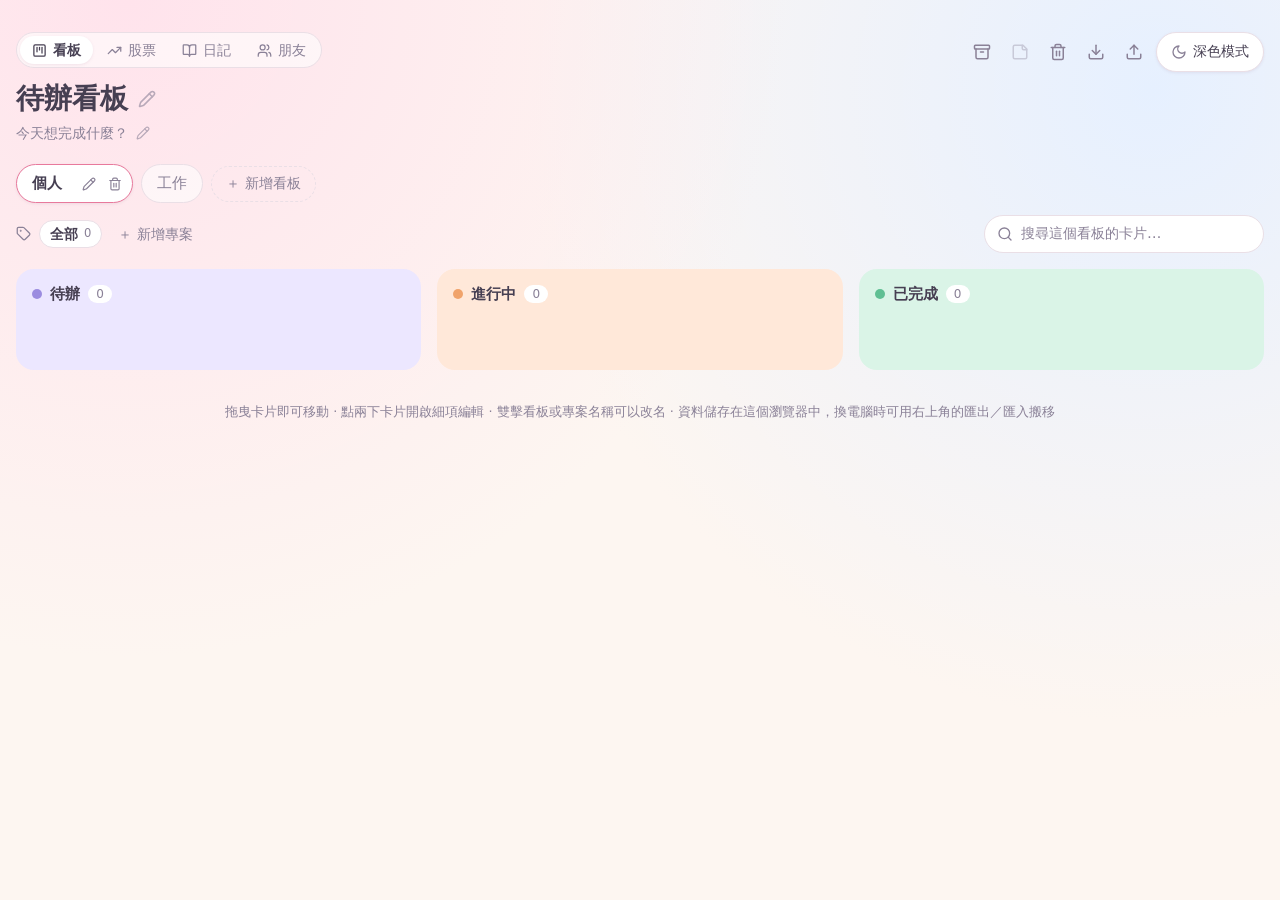
<file: index.html>
<!doctype html>
<html lang="zh-Hant">
<head>
  <meta charset="utf-8">
  <meta name="viewport" content="width=device-width, initial-scale=1">
  <title>待辦看板</title>
  <script>
    // 在畫面繪製前套用主題，避免閃爍
    try {
      const saved = localStorage.getItem("theme");
      if (saved === "light" || saved === "dark") document.documentElement.dataset.theme = saved;
    } catch {}
  </script>
  <link rel="stylesheet" href="style.css">
</head>
<body>
  <header class="topbar">
    <div class="heading">
      <nav class="page-switch" aria-label="切換頁面">
        <a href="index.html" class="active" aria-current="page"><svg viewBox="0 0 24 24" fill="none" stroke="currentColor" stroke-width="2" stroke-linecap="round" stroke-linejoin="round" aria-hidden="true"><rect width="18" height="18" x="3" y="3" rx="2"/><path d="M8 7v7"/><path d="M12 7v4"/><path d="M16 7v9"/></svg>看板</a>
        <a href="stocks.html"><svg viewBox="0 0 24 24" fill="none" stroke="currentColor" stroke-width="2" stroke-linecap="round" stroke-linejoin="round" aria-hidden="true"><path d="M22 7 13.5 15.5 8.5 10.5 2 17"/><path d="M16 7h6v6"/></svg>股票</a>
        <a href="diary.html"><svg viewBox="0 0 24 24" fill="none" stroke="currentColor" stroke-width="2" stroke-linecap="round" stroke-linejoin="round" aria-hidden="true"><path d="M12 7v14"/><path d="M3 18a1 1 0 0 1-1-1V4a1 1 0 0 1 1-1h5a4 4 0 0 1 4 4 4 4 0 0 1 4-4h5a1 1 0 0 1 1 1v13a1 1 0 0 1-1 1h-6a3 3 0 0 0-3 3 3 3 0 0 0-3-3z"/></svg>日記</a>
        <a href="friends.html"><svg viewBox="0 0 24 24" fill="none" stroke="currentColor" stroke-width="2" stroke-linecap="round" stroke-linejoin="round" aria-hidden="true"><path d="M16 21v-2a4 4 0 0 0-4-4H6a4 4 0 0 0-4 4v2"/><circle cx="9" cy="7" r="4"/><path d="M22 21v-2a4 4 0 0 0-3-3.87"/><path d="M16 3.13a4 4 0 0 1 0 7.75"/></svg>朋友</a>
      </nav>
      <h1 id="title">
        <span id="title-text" title="雙擊編輯">待辦看板</span>
        <button type="button" id="title-edit" class="icon-btn" title="編輯標題" aria-label="編輯標題"></button>
      </h1>
      <p class="subtitle" id="motto">
        <span id="motto-text" title="雙擊編輯"></span>
        <button type="button" id="motto-edit" class="icon-btn" title="編輯激勵小語" aria-label="編輯激勵小語"></button>
      </p>
    </div>
    <div class="top-actions">
      <button type="button" id="archive-btn" class="icon-btn count-btn"></button>
      <button type="button" id="memo-btn" class="icon-btn"></button>
      <button type="button" id="trash-btn" class="icon-btn count-btn"></button>
      <button type="button" id="export-btn" class="icon-btn" title="匯出備份（JSON 檔）" aria-label="匯出備份"></button>
      <button type="button" id="import-btn" class="icon-btn" title="匯入備份（JSON 檔）" aria-label="匯入備份"></button>
      <input type="file" id="import-file" accept=".json,application/json" hidden>
      <button type="button" id="theme-toggle" class="theme-toggle" aria-label="切換深色模式">
        <svg class="icon-moon" viewBox="0 0 24 24" fill="none" stroke="currentColor" stroke-width="2" stroke-linecap="round" stroke-linejoin="round" aria-hidden="true"><path d="M12 3a6 6 0 0 0 9 9 9 9 0 1 1-9-9Z"/></svg>
        <svg class="icon-sun" viewBox="0 0 24 24" fill="none" stroke="currentColor" stroke-width="2" stroke-linecap="round" stroke-linejoin="round" aria-hidden="true"><circle cx="12" cy="12" r="4"/><path d="M12 2v2"/><path d="M12 20v2"/><path d="m4.93 4.93 1.41 1.41"/><path d="m17.66 17.66 1.41 1.41"/><path d="M2 12h2"/><path d="M20 12h2"/><path d="m6.34 17.66-1.41 1.41"/><path d="m19.07 4.93-1.41 1.41"/></svg>
        <span id="theme-label"></span>
      </button>
    </div>
  </header>

  <nav class="tabs" id="tabs" role="tablist" aria-label="看板"></nav>
  <div class="toolbar">
    <nav class="projects" id="projects" aria-label="專案分類"></nav>
    <label class="search">
      <svg viewBox="0 0 24 24" fill="none" stroke="currentColor" stroke-width="2" stroke-linecap="round" stroke-linejoin="round" aria-hidden="true"><circle cx="11" cy="11" r="8"/><path d="m21 21-4.3-4.3"/></svg>
      <input type="search" id="search" placeholder="搜尋這個看板的卡片…" aria-label="搜尋卡片" autocomplete="off">
    </label>
  </div>

  <main class="board" id="board"></main>

  <p class="hint">拖曳卡片即可移動 · 點兩下卡片開啟細項編輯 · 雙擊看板或專案名稱可以改名 · 資料儲存在這個瀏覽器中，換電腦時可用右上角的匯出／匯入搬移</p>

  <dialog id="card-dialog" class="dialog" aria-labelledby="dialog-title">
    <form id="card-form" method="dialog" autocomplete="off">
      <header class="dialog-head">
        <h2 id="dialog-title">編輯卡片</h2>
        <button type="button" class="icon-btn" id="dialog-close" title="關閉" aria-label="關閉"></button>
      </header>

      <label class="field">
        <span>標題</span>
        <input type="text" id="field-title" maxlength="200" required>
      </label>

      <label class="field">
        <span>細項內容</span>
        <textarea id="field-notes" rows="7" placeholder="補充說明、步驟、連結…"></textarea>
      </label>

      <div class="field-row">
        <label class="field">
          <span>截止日期</span>
          <input type="date" id="field-due">
        </label>
        <label class="field">
          <span>狀態</span>
          <select id="field-status"></select>
        </label>
      </div>

      <label class="field">
        <span>專案</span>
        <select id="field-project"></select>
      </label>

      <footer class="dialog-foot">
        <button type="button" class="icon-btn" id="dialog-delete" title="刪除卡片" aria-label="刪除卡片"></button>
        <span class="spacer"></span>
        <button type="button" class="btn" id="dialog-cancel">取消</button>
        <button type="submit" class="btn primary">儲存</button>
      </footer>
    </form>
  </dialog>

  <dialog id="trash-dialog" class="dialog" aria-labelledby="trash-title">
    <div class="dialog-body">
      <header class="dialog-head">
        <h2 id="trash-title">垃圾桶</h2>
        <button type="button" class="icon-btn" id="trash-close" title="關閉" aria-label="關閉"></button>
      </header>
      <p class="trash-note">丟進垃圾桶的專案會連同裡面的卡片保留 30 天，可以隨時還原；超過 30 天會自動永久刪除。</p>
      <ul class="trash-list" id="trash-list"></ul>
      <footer class="dialog-foot">
        <button type="button" class="link" id="trash-empty">清空垃圾桶</button>
        <span class="spacer"></span>
        <button type="button" class="btn" id="trash-done">關閉</button>
      </footer>
    </div>
  </dialog>

  <dialog id="archive-dialog" class="dialog" aria-labelledby="archive-title">
    <div class="dialog-body">
      <header class="dialog-head">
        <h2 id="archive-title">封存的專案</h2>
        <button type="button" class="icon-btn" id="archive-close" title="關閉" aria-label="關閉"></button>
      </header>
      <p class="trash-note">封存的專案會連同卡片和備忘錄從看板上隱藏，不會被刪除，隨時可以取消封存。</p>
      <ul class="trash-list" id="archive-list"></ul>
      <footer class="dialog-foot">
        <span class="spacer"></span>
        <button type="button" class="btn" id="archive-done">關閉</button>
      </footer>
    </div>
  </dialog>

  <dialog id="memo-dialog" class="dialog" aria-labelledby="memo-title">
    <form id="memo-form" method="dialog" autocomplete="off">
      <header class="dialog-head">
        <h2 id="memo-title">備忘錄</h2>
        <button type="button" class="icon-btn" id="memo-close" title="關閉" aria-label="關閉"></button>
      </header>
      <textarea id="memo-text" rows="12" aria-label="備忘錄內容" placeholder="記錄這個專案不可變動、需要注意的事項…"></textarea>
      <footer class="dialog-foot">
        <span class="memo-meta" id="memo-meta"></span>
        <span class="spacer"></span>
        <button type="button" class="btn" id="memo-cancel">取消</button>
        <button type="submit" class="btn primary">儲存</button>
      </footer>
    </form>
  </dialog>

  <template id="column-template">
    <section class="column">
      <header class="column-head">
        <span class="dot"></span>
        <h2></h2>
        <span class="badge"></span>
        <button type="button" class="clear link" hidden>清除</button>
      </header>
      <ul class="cards"></ul>
      <button type="button" class="collapse-toggle" hidden></button>
      <form class="add-form" autocomplete="off">
        <input type="text" maxlength="200" placeholder="＋ 新增卡片">
      </form>
    </section>
  </template>

  <script src="app.js"></script>
</body>
</html>
</file>
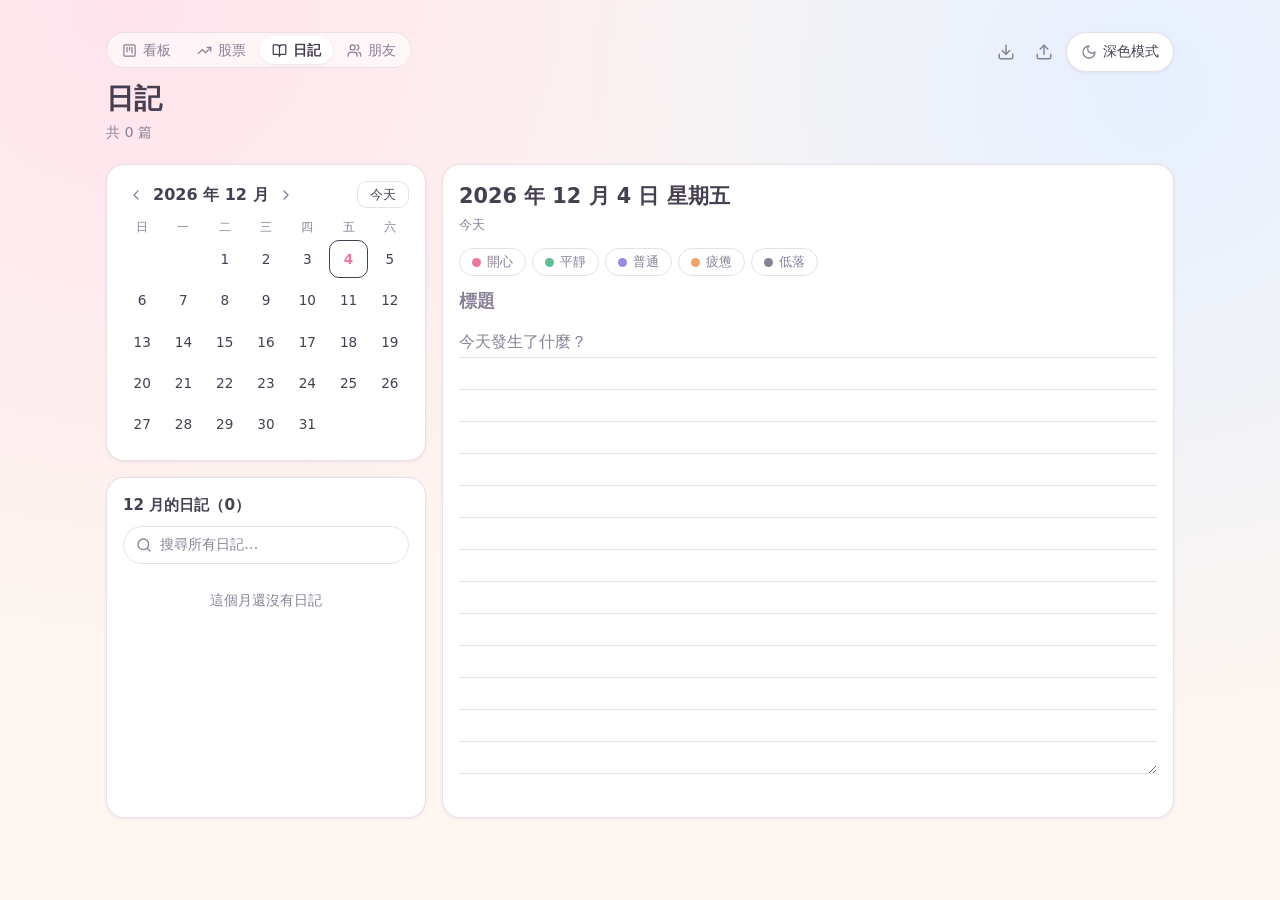
<file: diary.html>
<!doctype html>
<html lang="zh-Hant">
<head>
  <meta charset="utf-8">
  <meta name="viewport" content="width=device-width, initial-scale=1">
  <title>日記</title>
  <script>
    // 在畫面繪製前套用主題，避免閃爍
    try {
      const saved = localStorage.getItem("theme");
      if (saved === "light" || saved === "dark") document.documentElement.dataset.theme = saved;
    } catch {}
  </script>
  <link rel="stylesheet" href="style.css">
  <link rel="stylesheet" href="diary.css">
</head>
<body>
  <header class="topbar">
    <div class="heading">
      <nav class="page-switch" aria-label="切換頁面">
        <a href="index.html"><svg viewBox="0 0 24 24" fill="none" stroke="currentColor" stroke-width="2" stroke-linecap="round" stroke-linejoin="round" aria-hidden="true"><rect width="18" height="18" x="3" y="3" rx="2"/><path d="M8 7v7"/><path d="M12 7v4"/><path d="M16 7v9"/></svg>看板</a>
        <a href="stocks.html"><svg viewBox="0 0 24 24" fill="none" stroke="currentColor" stroke-width="2" stroke-linecap="round" stroke-linejoin="round" aria-hidden="true"><path d="M22 7 13.5 15.5 8.5 10.5 2 17"/><path d="M16 7h6v6"/></svg>股票</a>
        <a href="diary.html" class="active" aria-current="page"><svg viewBox="0 0 24 24" fill="none" stroke="currentColor" stroke-width="2" stroke-linecap="round" stroke-linejoin="round" aria-hidden="true"><path d="M12 7v14"/><path d="M3 18a1 1 0 0 1-1-1V4a1 1 0 0 1 1-1h5a4 4 0 0 1 4 4 4 4 0 0 1 4-4h5a1 1 0 0 1 1 1v13a1 1 0 0 1-1 1h-6a3 3 0 0 0-3 3 3 3 0 0 0-3-3z"/></svg>日記</a>
        <a href="friends.html"><svg viewBox="0 0 24 24" fill="none" stroke="currentColor" stroke-width="2" stroke-linecap="round" stroke-linejoin="round" aria-hidden="true"><path d="M16 21v-2a4 4 0 0 0-4-4H6a4 4 0 0 0-4 4v2"/><circle cx="9" cy="7" r="4"/><path d="M22 21v-2a4 4 0 0 0-3-3.87"/><path d="M16 3.13a4 4 0 0 1 0 7.75"/></svg>朋友</a>
      </nav>
      <h1>日記</h1>
      <p class="subtitle" id="diary-stats"></p>
    </div>
    <div class="top-actions">
      <button type="button" id="export-btn" class="icon-btn" title="匯出備份（JSON 檔）" aria-label="匯出備份"></button>
      <button type="button" id="import-btn" class="icon-btn" title="匯入備份（JSON 檔）" aria-label="匯入備份"></button>
      <input type="file" id="import-file" accept=".json,application/json" hidden>
      <button type="button" id="theme-toggle" class="theme-toggle" aria-label="切換深色模式">
        <svg class="icon-moon" viewBox="0 0 24 24" fill="none" stroke="currentColor" stroke-width="2" stroke-linecap="round" stroke-linejoin="round" aria-hidden="true"><path d="M12 3a6 6 0 0 0 9 9 9 9 0 1 1-9-9Z"/></svg>
        <svg class="icon-sun" viewBox="0 0 24 24" fill="none" stroke="currentColor" stroke-width="2" stroke-linecap="round" stroke-linejoin="round" aria-hidden="true"><circle cx="12" cy="12" r="4"/><path d="M12 2v2"/><path d="M12 20v2"/><path d="m4.93 4.93 1.41 1.41"/><path d="m17.66 17.66 1.41 1.41"/><path d="M2 12h2"/><path d="M20 12h2"/><path d="m6.34 17.66-1.41 1.41"/><path d="m19.07 4.93-1.41 1.41"/></svg>
        <span id="theme-label"></span>
      </button>
    </div>
  </header>

  <main class="diary">
    <section class="diary-panel calendar" aria-label="月曆">
      <header class="calendar-head">
        <button type="button" class="icon-btn" id="month-prev" title="上個月" aria-label="上個月"></button>
        <h2 id="month-label"></h2>
        <button type="button" class="icon-btn" id="month-next" title="下個月" aria-label="下個月"></button>
        <button type="button" class="btn today-btn" id="today-btn">今天</button>
      </header>
      <div class="weekdays" aria-hidden="true">
        <span>日</span><span>一</span><span>二</span><span>三</span><span>四</span><span>五</span><span>六</span>
      </div>
      <div class="days" id="days"></div>
    </section>

    <section class="diary-panel editor" aria-labelledby="entry-date">
      <header class="editor-head">
        <div>
          <h2 id="entry-date"></h2>
          <span class="entry-relative" id="entry-relative"></span>
        </div>
        <button type="button" class="icon-btn" id="entry-delete" title="刪除這篇日記" aria-label="刪除這篇日記"></button>
      </header>
      <div class="moods" id="moods" role="group" aria-label="今天的心情"></div>
      <input type="text" id="entry-title" maxlength="100" placeholder="標題" aria-label="標題" autocomplete="off">
      <textarea id="entry-text" placeholder="今天發生了什麼？" aria-label="日記內容"></textarea>
      <footer class="editor-foot">
        <span id="entry-count"></span>
        <span id="entry-status" role="status"></span>
      </footer>
    </section>

    <section class="diary-panel entries" aria-labelledby="list-label">
      <h2 id="list-label"></h2>
      <label class="search">
        <svg viewBox="0 0 24 24" fill="none" stroke="currentColor" stroke-width="2" stroke-linecap="round" stroke-linejoin="round" aria-hidden="true"><circle cx="11" cy="11" r="8"/><path d="m21 21-4.3-4.3"/></svg>
        <input type="search" id="search" placeholder="搜尋所有日記…" aria-label="搜尋日記" autocomplete="off">
      </label>
      <ul class="entry-list" id="entry-list"></ul>
    </section>
  </main>

  <script src="diary.js"></script>
</body>
</html>
</file>
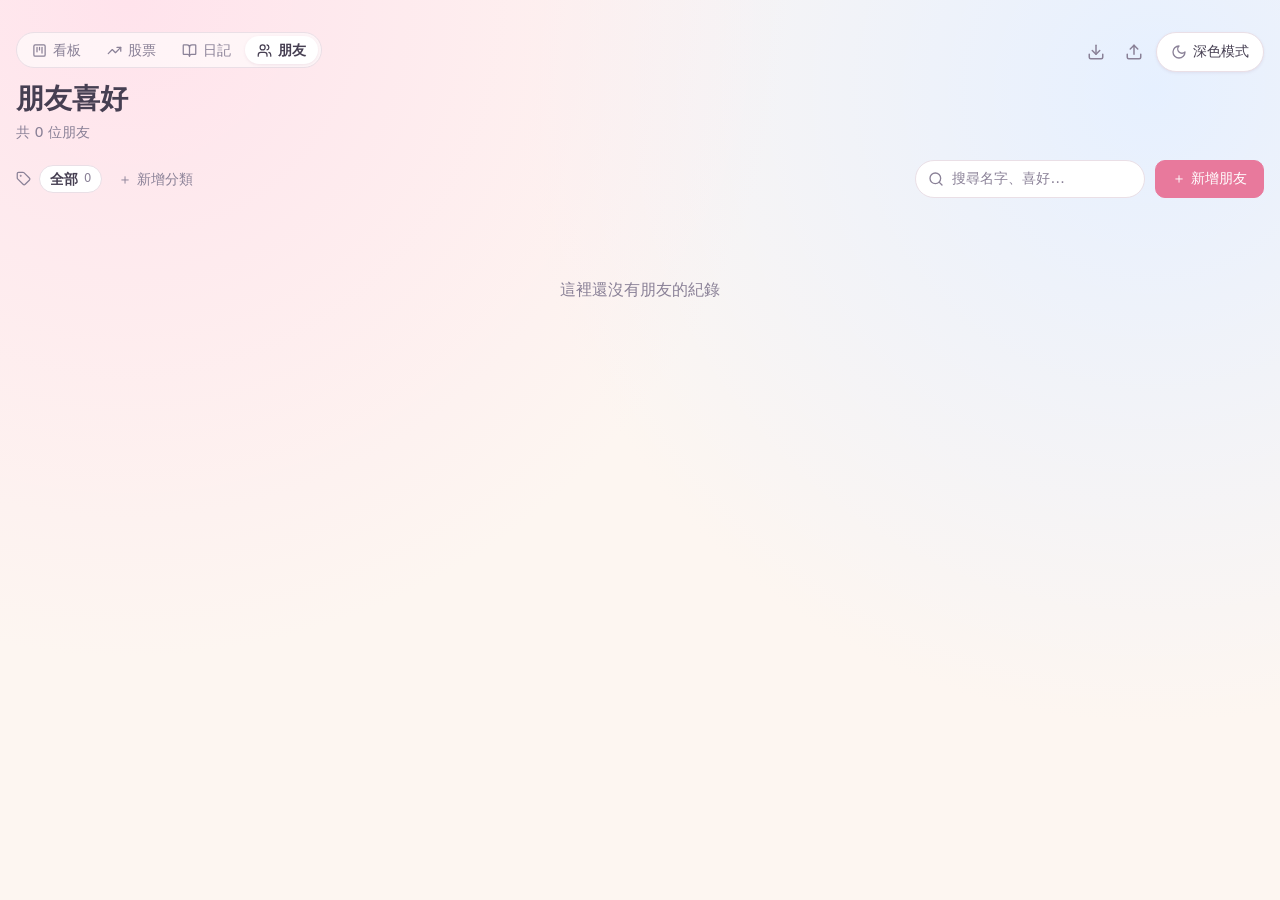
<file: friends.html>
<!doctype html>
<html lang="zh-Hant">
<head>
  <meta charset="utf-8">
  <meta name="viewport" content="width=device-width, initial-scale=1">
  <title>朋友喜好</title>
  <script>
    // 在畫面繪製前套用主題，避免閃爍
    try {
      const saved = localStorage.getItem("theme");
      if (saved === "light" || saved === "dark") document.documentElement.dataset.theme = saved;
    } catch {}
  </script>
  <link rel="stylesheet" href="style.css">
  <link rel="stylesheet" href="friends.css">
</head>
<body>
  <header class="topbar">
    <div class="heading">
      <nav class="page-switch" aria-label="切換頁面">
        <a href="index.html"><svg viewBox="0 0 24 24" fill="none" stroke="currentColor" stroke-width="2" stroke-linecap="round" stroke-linejoin="round" aria-hidden="true"><rect width="18" height="18" x="3" y="3" rx="2"/><path d="M8 7v7"/><path d="M12 7v4"/><path d="M16 7v9"/></svg>看板</a>
        <a href="stocks.html"><svg viewBox="0 0 24 24" fill="none" stroke="currentColor" stroke-width="2" stroke-linecap="round" stroke-linejoin="round" aria-hidden="true"><path d="M22 7 13.5 15.5 8.5 10.5 2 17"/><path d="M16 7h6v6"/></svg>股票</a>
        <a href="diary.html"><svg viewBox="0 0 24 24" fill="none" stroke="currentColor" stroke-width="2" stroke-linecap="round" stroke-linejoin="round" aria-hidden="true"><path d="M12 7v14"/><path d="M3 18a1 1 0 0 1-1-1V4a1 1 0 0 1 1-1h5a4 4 0 0 1 4 4 4 4 0 0 1 4-4h5a1 1 0 0 1 1 1v13a1 1 0 0 1-1 1h-6a3 3 0 0 0-3 3 3 3 0 0 0-3-3z"/></svg>日記</a>
        <a href="friends.html" class="active" aria-current="page"><svg viewBox="0 0 24 24" fill="none" stroke="currentColor" stroke-width="2" stroke-linecap="round" stroke-linejoin="round" aria-hidden="true"><path d="M16 21v-2a4 4 0 0 0-4-4H6a4 4 0 0 0-4 4v2"/><circle cx="9" cy="7" r="4"/><path d="M22 21v-2a4 4 0 0 0-3-3.87"/><path d="M16 3.13a4 4 0 0 1 0 7.75"/></svg>朋友</a>
      </nav>
      <h1>朋友喜好</h1>
      <p class="subtitle" id="friends-stats"></p>
    </div>
    <div class="top-actions">
      <button type="button" id="group-delete" class="icon-btn" hidden></button>
      <button type="button" id="export-btn" class="icon-btn" title="匯出備份（JSON 檔）" aria-label="匯出備份"></button>
      <button type="button" id="import-btn" class="icon-btn" title="匯入備份（JSON 檔）" aria-label="匯入備份"></button>
      <input type="file" id="import-file" accept=".json,application/json" hidden>
      <button type="button" id="theme-toggle" class="theme-toggle" aria-label="切換深色模式">
        <svg class="icon-moon" viewBox="0 0 24 24" fill="none" stroke="currentColor" stroke-width="2" stroke-linecap="round" stroke-linejoin="round" aria-hidden="true"><path d="M12 3a6 6 0 0 0 9 9 9 9 0 1 1-9-9Z"/></svg>
        <svg class="icon-sun" viewBox="0 0 24 24" fill="none" stroke="currentColor" stroke-width="2" stroke-linecap="round" stroke-linejoin="round" aria-hidden="true"><circle cx="12" cy="12" r="4"/><path d="M12 2v2"/><path d="M12 20v2"/><path d="m4.93 4.93 1.41 1.41"/><path d="m17.66 17.66 1.41 1.41"/><path d="M2 12h2"/><path d="M20 12h2"/><path d="m6.34 17.66-1.41 1.41"/><path d="m19.07 4.93-1.41 1.41"/></svg>
        <span id="theme-label"></span>
      </button>
    </div>
  </header>

  <div class="toolbar">
    <nav class="projects" id="groups" aria-label="朋友分類"></nav>
    <div class="friends-tools">
      <label class="search">
        <svg viewBox="0 0 24 24" fill="none" stroke="currentColor" stroke-width="2" stroke-linecap="round" stroke-linejoin="round" aria-hidden="true"><circle cx="11" cy="11" r="8"/><path d="m21 21-4.3-4.3"/></svg>
        <input type="search" id="search" placeholder="搜尋名字、喜好…" aria-label="搜尋朋友" autocomplete="off">
      </label>
      <button type="button" class="btn primary" id="add-friend">＋ 新增朋友</button>
    </div>
  </div>

  <main class="friends" id="friends"></main>

  <dialog id="friend-dialog" class="dialog" aria-labelledby="friend-dialog-title">
    <form id="friend-form" method="dialog" autocomplete="off">
      <header class="dialog-head">
        <h2 id="friend-dialog-title">新增朋友</h2>
        <button type="button" class="icon-btn" id="friend-close" title="關閉" aria-label="關閉"></button>
      </header>

      <div class="field-row">
        <label class="field">
          <span>本名</span>
          <input type="text" id="field-name" maxlength="60">
        </label>
        <label class="field">
          <span>暱稱</span>
          <input type="text" id="field-nickname" maxlength="60">
        </label>
      </div>

      <div class="field-row">
        <label class="field">
          <span>分類</span>
          <select id="field-group"></select>
        </label>
        <label class="field">
          <span>血型</span>
          <select id="field-blood">
            <option value="">不知道</option>
            <option value="A">A 型</option>
            <option value="B">B 型</option>
            <option value="O">O 型</option>
            <option value="AB">AB 型</option>
          </select>
        </label>
      </div>

      <div class="field-row">
        <div class="field">
          <span>生日</span>
          <div class="birthday" role="group" aria-label="生日">
            <input type="number" id="field-birth-year" min="1900" max="2100" placeholder="年（可不填）" aria-label="出生年">
            <select id="field-birth-month" aria-label="生日月份"></select>
            <select id="field-birth-day" aria-label="生日日期"></select>
          </div>
        </div>
        <div class="field zodiac-field">
          <span>星座</span>
          <output id="field-zodiac" for="field-birth-month field-birth-day">—</output>
        </div>
      </div>

      <div class="field-row">
        <label class="field">
          <span>工作</span>
          <input type="text" id="field-job" maxlength="100">
        </label>
        <label class="field">
          <span>政治色彩</span>
          <input type="text" id="field-politics" maxlength="60" placeholder="例如：偏藍、偏綠、中立、不談政治">
        </label>
      </div>

      <label class="field">
        <span>興趣（用頓號分隔）</span>
        <input type="text" id="field-hobbies" maxlength="300" placeholder="爬山、攝影、追劇">
      </label>

      <div class="field-row">
        <label class="field">
          <span>喜歡（一行一項）</span>
          <textarea id="field-likes" rows="4" placeholder="珍珠奶茶&#10;貓&#10;周杰倫"></textarea>
        </label>
        <label class="field">
          <span>不喜歡（一行一項）</span>
          <textarea id="field-dislikes" rows="4" placeholder="香菜&#10;太甜的東西"></textarea>
        </label>
      </div>

      <label class="field">
        <span>備註</span>
        <textarea id="field-notes" rows="3" placeholder="過敏、送過的禮物、家人…"></textarea>
      </label>

      <footer class="dialog-foot">
        <button type="button" class="icon-btn" id="friend-delete" title="刪除朋友" aria-label="刪除朋友"></button>
        <span class="spacer"></span>
        <button type="button" class="btn" id="friend-cancel">取消</button>
        <button type="submit" class="btn primary">儲存</button>
      </footer>
    </form>
  </dialog>

  <script src="friends.js"></script>
</body>
</html>
</file>
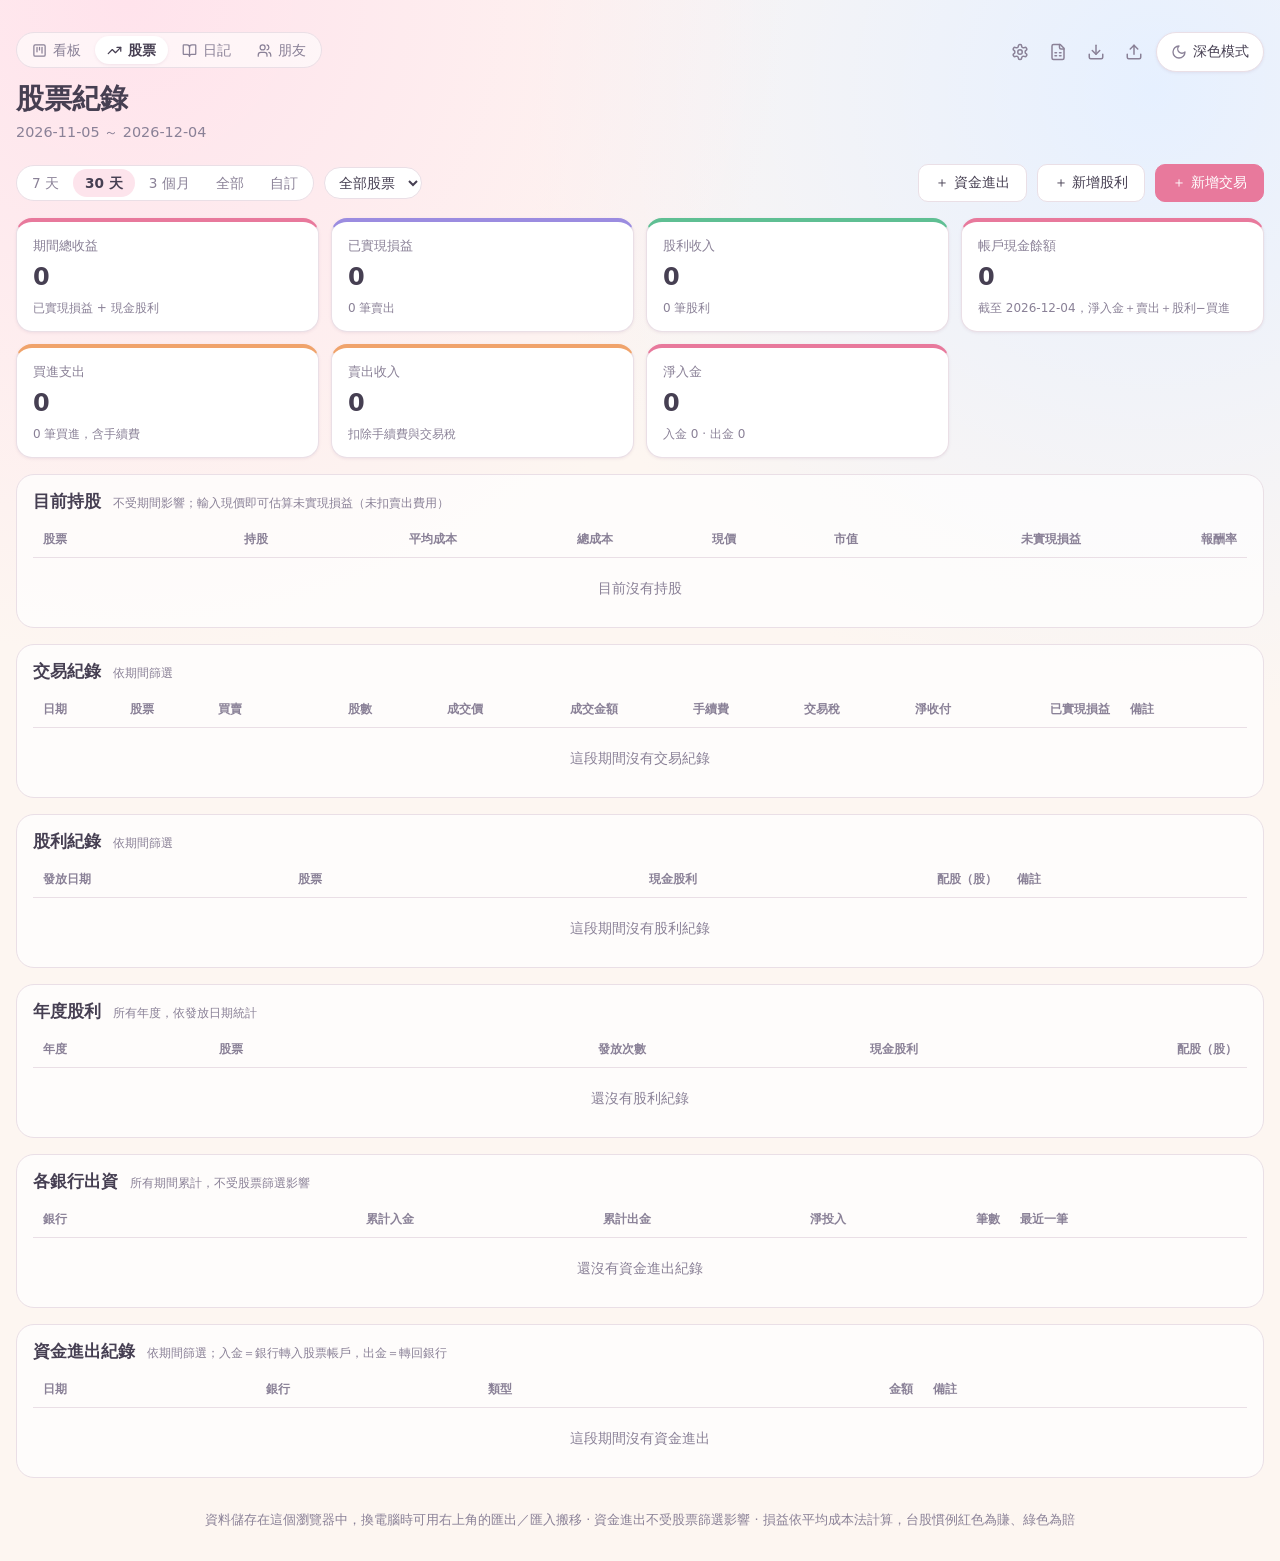
<file: stocks.html>
<!doctype html>
<html lang="zh-Hant">
<head>
  <meta charset="utf-8">
  <meta name="viewport" content="width=device-width, initial-scale=1">
  <title>股票紀錄</title>
  <script>
    // 在畫面繪製前套用主題，避免閃爍
    try {
      const saved = localStorage.getItem("theme");
      if (saved === "light" || saved === "dark") document.documentElement.dataset.theme = saved;
    } catch {}
  </script>
  <link rel="stylesheet" href="style.css">
  <link rel="stylesheet" href="stocks.css">
</head>
<body>
  <header class="topbar">
    <div class="heading">
      <nav class="page-switch" aria-label="切換頁面">
        <a href="index.html"><svg viewBox="0 0 24 24" fill="none" stroke="currentColor" stroke-width="2" stroke-linecap="round" stroke-linejoin="round" aria-hidden="true"><rect width="18" height="18" x="3" y="3" rx="2"/><path d="M8 7v7"/><path d="M12 7v4"/><path d="M16 7v9"/></svg>看板</a>
        <a href="stocks.html" class="active" aria-current="page"><svg viewBox="0 0 24 24" fill="none" stroke="currentColor" stroke-width="2" stroke-linecap="round" stroke-linejoin="round" aria-hidden="true"><path d="M22 7 13.5 15.5 8.5 10.5 2 17"/><path d="M16 7h6v6"/></svg>股票</a>
        <a href="diary.html"><svg viewBox="0 0 24 24" fill="none" stroke="currentColor" stroke-width="2" stroke-linecap="round" stroke-linejoin="round" aria-hidden="true"><path d="M12 7v14"/><path d="M3 18a1 1 0 0 1-1-1V4a1 1 0 0 1 1-1h5a4 4 0 0 1 4 4 4 4 0 0 1 4-4h5a1 1 0 0 1 1 1v13a1 1 0 0 1-1 1h-6a3 3 0 0 0-3 3 3 3 0 0 0-3-3z"/></svg>日記</a>
        <a href="friends.html"><svg viewBox="0 0 24 24" fill="none" stroke="currentColor" stroke-width="2" stroke-linecap="round" stroke-linejoin="round" aria-hidden="true"><path d="M16 21v-2a4 4 0 0 0-4-4H6a4 4 0 0 0-4 4v2"/><circle cx="9" cy="7" r="4"/><path d="M22 21v-2a4 4 0 0 0-3-3.87"/><path d="M16 3.13a4 4 0 0 1 0 7.75"/></svg>朋友</a>
      </nav>
      <h1>股票紀錄</h1>
      <p class="subtitle" id="range-label"></p>
    </div>
    <div class="top-actions">
      <button type="button" id="settings-btn" class="icon-btn" title="手續費與交易稅設定" aria-label="手續費與交易稅設定"></button>
      <button type="button" id="excel-btn" class="icon-btn" title="下載 Excel 報表（依目前期間與股票篩選）" aria-label="下載 Excel 報表"></button>
      <button type="button" id="export-btn" class="icon-btn" title="匯出備份（JSON 檔）" aria-label="匯出備份"></button>
      <button type="button" id="import-btn" class="icon-btn" title="匯入備份（JSON 檔）" aria-label="匯入備份"></button>
      <input type="file" id="import-file" accept=".json,application/json" hidden>
      <button type="button" id="theme-toggle" class="theme-toggle" aria-label="切換深色模式">
        <svg class="icon-moon" viewBox="0 0 24 24" fill="none" stroke="currentColor" stroke-width="2" stroke-linecap="round" stroke-linejoin="round" aria-hidden="true"><path d="M12 3a6 6 0 0 0 9 9 9 9 0 1 1-9-9Z"/></svg>
        <svg class="icon-sun" viewBox="0 0 24 24" fill="none" stroke="currentColor" stroke-width="2" stroke-linecap="round" stroke-linejoin="round" aria-hidden="true"><circle cx="12" cy="12" r="4"/><path d="M12 2v2"/><path d="M12 20v2"/><path d="m4.93 4.93 1.41 1.41"/><path d="m17.66 17.66 1.41 1.41"/><path d="M2 12h2"/><path d="M20 12h2"/><path d="m6.34 17.66-1.41 1.41"/><path d="m19.07 4.93-1.41 1.41"/></svg>
        <span id="theme-label"></span>
      </button>
    </div>
  </header>

  <div class="stock-toolbar">
    <div class="segmented" id="periods" role="group" aria-label="期間"></div>
    <div class="custom-range" id="custom-range" hidden>
      <input type="date" id="range-from" aria-label="開始日期">
      <span>～</span>
      <input type="date" id="range-to" aria-label="結束日期">
    </div>
    <select id="symbol-filter" aria-label="篩選股票"></select>
    <span class="spacer"></span>
    <button type="button" class="btn" id="add-transfer">＋ 資金進出</button>
    <button type="button" class="btn" id="add-dividend">＋ 新增股利</button>
    <button type="button" class="btn primary" id="add-trade">＋ 新增交易</button>
  </div>

  <main class="stock-main">
    <section class="stats" id="stats" aria-label="期間統計"></section>

    <section class="panel">
      <header class="panel-head">
        <h2>目前持股</h2>
        <span class="panel-note" id="holdings-note"></span>
      </header>
      <div class="table-wrap"><table id="holdings-table"></table></div>
    </section>

    <section class="panel">
      <header class="panel-head">
        <h2>交易紀錄</h2>
        <span class="panel-note">依期間篩選</span>
      </header>
      <div class="table-wrap"><table id="trades-table"></table></div>
    </section>

    <section class="panel">
      <header class="panel-head">
        <h2>股利紀錄</h2>
        <span class="panel-note">依期間篩選</span>
      </header>
      <div class="table-wrap"><table id="dividends-table"></table></div>
    </section>

    <section class="panel">
      <header class="panel-head">
        <h2>年度股利</h2>
        <span class="panel-note">所有年度，依發放日期統計</span>
      </header>
      <div class="table-wrap"><table id="yearly-table"></table></div>
    </section>

    <section class="panel">
      <header class="panel-head">
        <h2>各銀行出資</h2>
        <span class="panel-note">所有期間累計，不受股票篩選影響</span>
      </header>
      <div class="table-wrap"><table id="banks-table"></table></div>
    </section>

    <section class="panel">
      <header class="panel-head">
        <h2>資金進出紀錄</h2>
        <span class="panel-note">依期間篩選；入金＝銀行轉入股票帳戶，出金＝轉回銀行</span>
      </header>
      <div class="table-wrap"><table id="transfers-table"></table></div>
    </section>
  </main>

  <p class="hint">資料儲存在這個瀏覽器中，換電腦時可用右上角的匯出／匯入搬移 · 資金進出不受股票篩選影響 · 損益依平均成本法計算，台股慣例紅色為賺、綠色為賠</p>

  <datalist id="symbol-list"></datalist>
  <datalist id="bank-list"></datalist>

  <!-- 新增／編輯資金進出 -->
  <dialog id="transfer-dialog" class="dialog" aria-labelledby="transfer-title">
    <form id="transfer-form" method="dialog" autocomplete="off">
      <header class="dialog-head">
        <h2 id="transfer-title">新增資金進出</h2>
        <button type="button" class="icon-btn" data-close title="關閉" aria-label="關閉"></button>
      </header>

      <div class="segmented side-switch" role="radiogroup" aria-label="入金或出金">
        <label><input type="radio" name="type" value="in" checked><span>入金</span></label>
        <label><input type="radio" name="type" value="out"><span>出金</span></label>
      </div>
      <p class="form-note">入金：從銀行轉入股票帳戶；出金：從股票帳戶轉回銀行。</p>

      <div class="field-row">
        <label class="field">
          <span>日期</span>
          <input type="date" name="date" required>
        </label>
        <label class="field">
          <span>銀行</span>
          <input type="text" name="bank" list="bank-list" maxlength="30" required placeholder="例如 國泰世華">
        </label>
      </div>

      <label class="field">
        <span>金額（元）</span>
        <input type="number" name="amount" min="1" step="any" required>
      </label>

      <label class="field">
        <span>備註</span>
        <input type="text" name="note" maxlength="200">
      </label>

      <footer class="dialog-foot">
        <span class="spacer"></span>
        <button type="button" class="btn" data-close>取消</button>
        <button type="submit" class="btn primary">儲存</button>
      </footer>
    </form>
  </dialog>

  <!-- 新增／編輯交易 -->
  <dialog id="trade-dialog" class="dialog" aria-labelledby="trade-title">
    <form id="trade-form" method="dialog" autocomplete="off">
      <header class="dialog-head">
        <h2 id="trade-title">新增交易</h2>
        <button type="button" class="icon-btn" data-close title="關閉" aria-label="關閉"></button>
      </header>

      <div class="segmented side-switch" role="radiogroup" aria-label="買賣">
        <label><input type="radio" name="side" value="buy" checked><span>買進</span></label>
        <label><input type="radio" name="side" value="sell"><span>賣出</span></label>
      </div>

      <div class="field-row">
        <label class="field">
          <span>交易日期</span>
          <input type="date" name="date" required>
        </label>
        <label class="field">
          <span>股票代號</span>
          <input type="text" name="symbol" list="symbol-list" maxlength="12" required placeholder="例如 2330">
        </label>
      </div>

      <label class="field">
        <span>股票名稱</span>
        <input type="text" name="name" maxlength="30" placeholder="輸入代號會自動帶入">
      </label>

      <div class="field-row">
        <label class="field">
          <span>股數</span>
          <input type="number" name="shares" min="1" step="1" required placeholder="一張 = 1000 股">
        </label>
        <label class="field">
          <span>成交價</span>
          <input type="number" name="price" min="0" step="any" required>
        </label>
      </div>

      <div class="field-row">
        <label class="field">
          <span>手續費（自動計算，可修改）</span>
          <input type="number" name="fee" min="0" step="1">
        </label>
        <label class="field">
          <span>交易稅（賣出時自動計算）</span>
          <input type="number" name="tax" min="0" step="1">
        </label>
      </div>

      <p class="form-total" id="trade-total"></p>

      <label class="field">
        <span>備註</span>
        <input type="text" name="note" maxlength="200">
      </label>

      <footer class="dialog-foot">
        <span class="spacer"></span>
        <button type="button" class="btn" data-close>取消</button>
        <button type="submit" class="btn primary">儲存</button>
      </footer>
    </form>
  </dialog>

  <!-- 新增／編輯股利 -->
  <dialog id="dividend-dialog" class="dialog" aria-labelledby="dividend-title">
    <form id="dividend-form" method="dialog" autocomplete="off">
      <header class="dialog-head">
        <h2 id="dividend-title">新增股利</h2>
        <button type="button" class="icon-btn" data-close title="關閉" aria-label="關閉"></button>
      </header>

      <div class="field-row">
        <label class="field">
          <span>發放日期</span>
          <input type="date" name="date" required>
        </label>
        <label class="field">
          <span>股票代號</span>
          <input type="text" name="symbol" list="symbol-list" maxlength="12" required placeholder="例如 0056">
        </label>
      </div>

      <label class="field">
        <span>股票名稱</span>
        <input type="text" name="name" maxlength="30" placeholder="輸入代號會自動帶入">
      </label>

      <div class="field-row">
        <label class="field">
          <span>現金股利（實際入帳金額）</span>
          <input type="number" name="cash" min="0" step="any">
        </label>
        <label class="field">
          <span>股票股利（配發股數）</span>
          <input type="number" name="stockShares" min="0" step="1">
        </label>
      </div>

      <label class="field">
        <span>備註</span>
        <input type="text" name="note" maxlength="200">
      </label>

      <footer class="dialog-foot">
        <span class="spacer"></span>
        <button type="button" class="btn" data-close>取消</button>
        <button type="submit" class="btn primary">儲存</button>
      </footer>
    </form>
  </dialog>

  <!-- 手續費設定 -->
  <dialog id="settings-dialog" class="dialog" aria-labelledby="settings-title">
    <form id="settings-form" method="dialog" autocomplete="off">
      <header class="dialog-head">
        <h2 id="settings-title">手續費與交易稅</h2>
        <button type="button" class="icon-btn" data-close title="關閉" aria-label="關閉"></button>
      </header>

      <p class="form-note">新增交易時會依這裡的設定自動帶入手續費和交易稅，每筆都還可以手動修改。手續費率為 0.1425%。</p>

      <div class="field-row">
        <label class="field">
          <span>手續費折扣（6 折填 0.6）</span>
          <input type="number" name="feeDiscount" min="0.01" max="1" step="any" required>
        </label>
        <label class="field">
          <span>最低手續費（元）</span>
          <input type="number" name="minFee" min="0" step="1" required>
        </label>
      </div>

      <label class="field">
        <span>證交稅率（%，股票 0.3、ETF 0.1）</span>
        <input type="number" name="taxRate" min="0" step="any" required>
      </label>

      <footer class="dialog-foot">
        <span class="spacer"></span>
        <button type="button" class="btn" data-close>取消</button>
        <button type="submit" class="btn primary">儲存</button>
      </footer>
    </form>
  </dialog>

  <script src="stock-names.js"></script>
  <script src="stocks.js"></script>
</body>
</html>
</file>
<file: style.css>
/* 淺色：馬卡龍色系 */
:root {
  --bg: #fdf6f1;
  --bg-glow-1: #ffe3ec;
  --bg-glow-2: #e6f0ff;
  --surface: #ffffff;
  --text: #463f52;
  --muted: #8a8197;
  --border: #eadfe6;
  --accent: #e8799c;
  --accent-text: #ffffff;
  --star: #f2b705;
  --accent-soft: #fde4ec;
  --danger: #d9536f;
  --shadow: 0 1px 3px rgba(150, 110, 140, 0.12);
  --shadow-lift: 0 10px 22px rgba(150, 110, 140, 0.2);

  /* 各欄：主色 / 欄位底色 / 卡片底色 */
  --urgent: #e8799c;
  --urgent-col: #ffe1ea;
  --urgent-card: #fff3f6;
  --todo: #9b8ce0;
  --todo-col: #ece7ff;
  --todo-card: #f7f4ff;
  --doing: #f0a36b;
  --doing-col: #ffe8d9;
  --doing-card: #fff6ef;
  --done: #5fbf93;
  --done-col: #daf4e7;
  --done-card: #f1fbf6;

  /* 股票頁：台股慣例紅賺綠賠 */
  --gain: #d9536f;
  --loss: #3f9e72;
  color-scheme: light;
}

/* 深色 */
@media (prefers-color-scheme: dark) {
  :root:not([data-theme="light"]) {
    --bg: #1f1f1f;
    --bg-glow-1: #1f1f1f;
    --bg-glow-2: #1f1f1f;
    --surface: #333333;
    --text: #f5f5f5;
    --muted: #b3b3b3;
    --border: #424242;
    --accent: #b8b4f8;
    --accent-text: #2b2b2b;
    --star: #f7c948;
    --accent-soft: #3d3b4f;
    --danger: #f4a7b0;
    --shadow: 0 1px 2px rgba(0, 0, 0, 0.4);
    --shadow-lift: 0 8px 20px rgba(0, 0, 0, 0.5);
    --urgent: #f6adc6;
    --urgent-col: #292929;
    --urgent-card: #333333;
    --todo: #c9bff7;
    --todo-col: #292929;
    --todo-card: #333333;
    --doing: #f9cfa5;
    --doing-col: #292929;
    --doing-card: #333333;
    --done: #aee3c8;
    --done-col: #292929;
    --done-card: #333333;
    --gain: #f4a7b0;
    --loss: #aee3c8;
    color-scheme: dark;
  }
}

:root[data-theme="dark"] {
  --bg: #1f1f1f;
  --bg-glow-1: #1f1f1f;
  --bg-glow-2: #1f1f1f;
  --surface: #333333;
  --text: #f5f5f5;
  --muted: #b3b3b3;
  --border: #424242;
  --accent: #b8b4f8;
  --accent-text: #2b2b2b;
  --star: #f7c948;
  --accent-soft: #3d3b4f;
  --danger: #f4a7b0;
  --shadow: 0 1px 2px rgba(0, 0, 0, 0.4);
  --shadow-lift: 0 8px 20px rgba(0, 0, 0, 0.5);
  --urgent: #f6adc6;
  --urgent-col: #292929;
  --urgent-card: #333333;
  --todo: #c9bff7;
  --todo-col: #292929;
  --todo-card: #333333;
  --doing: #f9cfa5;
  --doing-col: #292929;
  --doing-card: #333333;
  --done: #aee3c8;
  --done-col: #292929;
  --done-card: #333333;
  --gain: #f4a7b0;
  --loss: #aee3c8;
  color-scheme: dark;
}

* { box-sizing: border-box; }

body {
  margin: 0;
  min-height: 100vh;
  background:
    radial-gradient(circle at 10% 0%, var(--bg-glow-1), transparent 45%),
    radial-gradient(circle at 90% 10%, var(--bg-glow-2), transparent 45%),
    var(--bg);
  background-attachment: fixed;
  color: var(--text);
  font-family: system-ui, -apple-system, "Segoe UI", "Microsoft JhengHei", "PingFang TC", sans-serif;
  line-height: 1.5;
  transition: background-color 0.2s, color 0.2s;
}

button { font: inherit; cursor: pointer; color: inherit; }

/* 頂部 */
.topbar {
  display: flex;
  justify-content: space-between;
  align-items: flex-start;
  gap: 16px;
  max-width: 1400px;
  margin: 0 auto;
  padding: 32px 16px 20px;
}

.heading { flex: 1; min-width: 0; }

/* 看板／股票頁面切換 */
.page-switch {
  display: inline-flex;
  gap: 2px;
  margin-bottom: 10px;
  padding: 3px;
  background: color-mix(in srgb, var(--surface) 60%, transparent);
  border: 1px solid var(--border);
  border-radius: 999px;
}

.page-switch a {
  display: inline-flex;
  align-items: center;
  gap: 6px;
  padding: 4px 12px;
  border-radius: 999px;
  color: var(--muted);
  font-size: 0.85rem;
  text-decoration: none;
  transition: color 0.15s, background-color 0.15s;
}

.page-switch a:hover { color: var(--text); }
.page-switch a.active { background: var(--surface); color: var(--text); font-weight: 600; box-shadow: var(--shadow); }
.page-switch svg { width: 15px; height: 15px; }

.topbar h1 {
  display: flex;
  align-items: center;
  gap: 6px;
  margin: 0;
  font-size: 1.75rem;
}

#title-text { word-break: break-word; }

.topbar h1 .icon-btn { opacity: 0.6; }
.topbar h1 .icon-btn svg { width: 18px; height: 18px; }
.topbar h1:hover .icon-btn,
.topbar h1 .icon-btn:focus { opacity: 1; }
.topbar h1.editing .icon-btn { display: none; }

.topbar h1 input.title-input {
  font-size: 1.5rem;
  font-weight: 700;
  padding: 2px 10px;
  max-width: 420px;
  background: var(--surface);
  border: 1px solid var(--accent);
}

/* 圖示按鈕 */
.icon-btn {
  display: inline-flex;
  align-items: center;
  justify-content: center;
  width: 26px;
  height: 26px;
  padding: 0;
  background: none;
  border: 0;
  color: var(--muted);
  transition: color 0.15s, transform 0.15s, opacity 0.15s;
}

.icon-btn svg { width: 16px; height: 16px; }

.icon-btn:hover,
.icon-btn:focus-visible {
  color: var(--text);
  transform: scale(1.2);
}

.icon-btn:focus-visible { outline: 2px solid var(--accent); outline-offset: 1px; border-radius: 6px; }

/* 看板分頁 */
.tabs {
  display: flex;
  flex-wrap: wrap;
  align-items: center;
  gap: 8px;
  max-width: 1400px;
  margin: 0 auto 16px;
  padding: 0 16px;
}

.tab {
  display: inline-flex;
  align-items: center;
  gap: 4px;
  padding: 3px;
  border-radius: 999px;
  background: color-mix(in srgb, var(--surface) 60%, transparent);
  border: 1px solid var(--border);
}

.tab.active {
  background: var(--surface);
  border-color: var(--accent);
  box-shadow: var(--shadow);
  padding-right: 6px;
}

.tab-name {
  background: none;
  border: 0;
  padding: 4px 12px;
  border-radius: 999px;
  color: var(--muted);
  font-size: 0.95rem;
}

.tab.active .tab-name { color: var(--text); font-weight: 600; }
.tab:not(.active) .tab-name:hover { color: var(--text); }

.tab .icon-btn { width: 22px; height: 22px; }
.tab .icon-btn svg { width: 14px; height: 14px; }

.tab input.tab-input {
  width: 140px;
  padding: 3px 10px;
  border-radius: 999px;
  background: var(--surface);
  border: 1px solid var(--accent);
}

.tab-add {
  padding: 6px 14px;
  background: transparent;
  border: 1px dashed var(--border);
  border-radius: 999px;
  color: var(--muted);
  font-size: 0.9rem;
}

.tab-add:hover { color: var(--text); border-color: var(--accent); }

.subtitle {
  display: flex;
  align-items: center;
  gap: 4px;
  margin: 2px 0 0;
  color: var(--muted);
  font-size: 0.9rem;
}

#motto-text { word-break: break-word; }

.subtitle .icon-btn { width: 22px; height: 22px; opacity: 0.6; }
.subtitle .icon-btn svg { width: 14px; height: 14px; }
.subtitle:hover .icon-btn,
.subtitle .icon-btn:focus { opacity: 1; }
.subtitle.editing .icon-btn { display: none; }

.subtitle input.motto-input {
  width: min(480px, 100%);
  padding: 2px 10px;
  font-size: 0.9rem;
  background: var(--surface);
  border: 1px solid var(--accent);
}

.top-actions {
  display: flex;
  align-items: center;
  gap: 6px;
  flex-shrink: 0;
}

.top-actions > .icon-btn { width: 32px; height: 32px; }
.top-actions > .icon-btn svg { width: 18px; height: 18px; }

.theme-toggle {
  display: inline-flex;
  align-items: center;
  gap: 6px;
  padding: 8px 14px;
  background: var(--surface);
  border: 1px solid var(--border);
  border-radius: 999px;
  box-shadow: var(--shadow);
  white-space: nowrap;
  font-size: 0.9rem;
}

.theme-toggle:hover { border-color: var(--accent); }

.theme-toggle svg { width: 16px; height: 16px; color: var(--muted); }
.theme-toggle .icon-sun { display: none; }
.theme-toggle.is-dark .icon-sun { display: inline; }
.theme-toggle.is-dark .icon-moon { display: none; }

/* 手機寬度時：右上角圖示獨立一列，深淺色按鈕只留圖示，讓標題有空間 */
@media (max-width: 480px) {
  .topbar { flex-wrap: wrap; padding-top: 20px; }
  .top-actions { order: -1; width: 100%; justify-content: flex-end; }
  .theme-toggle { padding: 8px 10px; }
  #theme-label { display: none; }
}

.page-switch a { white-space: nowrap; }

/* 看板 */
.board {
  display: grid;
  grid-template-columns: repeat(3, minmax(0, 1fr));
  gap: 16px;
  max-width: 1400px;
  margin: 0 auto;
  padding: 0 16px;
  align-items: start;
}

@media (max-width: 760px) {
  .board { grid-template-columns: minmax(0, 1fr); }
}

.column {
  background: var(--col-bg);
  border-radius: 18px;
  padding: 12px;
  display: flex;
  flex-direction: column;
  gap: 10px;
  transition: background-color 0.2s, outline-color 0.15s;
  outline: 2px dashed transparent;
  outline-offset: -2px;
}

.column.drag-over { outline-color: var(--col-color); }

.column[data-status="urgent"] { --col-color: var(--urgent); --col-bg: var(--urgent-col); --card-bg: var(--urgent-card); }
.column[data-status="todo"] { --col-color: var(--todo); --col-bg: var(--todo-col); --card-bg: var(--todo-card); }
.column[data-status="doing"] { --col-color: var(--doing); --col-bg: var(--doing-col); --card-bg: var(--doing-card); }
.column[data-status="done"] { --col-color: var(--done); --col-bg: var(--done-col); --card-bg: var(--done-card); }

.column-head {
  display: flex;
  align-items: center;
  gap: 8px;
  padding: 2px 4px;
}

.column-head h2 { margin: 0; font-size: 0.95rem; font-weight: 600; }

.dot {
  width: 10px;
  height: 10px;
  border-radius: 50%;
  background: var(--col-color);
  flex-shrink: 0;
}

.badge {
  font-size: 0.75rem;
  color: var(--muted);
  background: var(--surface);
  border-radius: 999px;
  padding: 0 8px;
  min-width: 24px;
  text-align: center;
}

.link {
  margin-left: auto;
  background: none;
  border: 0;
  padding: 0;
  color: var(--muted);
  font-size: 0.8rem;
}

.link:hover { color: var(--danger); }

.cards {
  list-style: none;
  margin: 0;
  padding: 0;
  display: flex;
  flex-direction: column;
  gap: 8px;
  min-height: 40px;
}

/* 卡片 */
.card {
  background: var(--card-bg);
  border: 1px solid var(--border);
  border-left: 4px solid var(--col-color);
  border-radius: 12px;
  padding: 10px 8px 8px 12px;
  box-shadow: var(--shadow);
  cursor: grab;
  display: grid;
  grid-template-columns: minmax(0, 1fr) auto;
  gap: 8px;
  transition: box-shadow 0.15s, opacity 0.15s;
}

.card:hover { box-shadow: var(--shadow-lift); }
.card.dragging { opacity: 0.4; cursor: grabbing; }

.card .title-row {
  display: flex;
  flex-wrap: wrap;
  align-items: center;
  gap: 4px 8px;
}

.card .text {
  word-break: break-word;
  min-width: 0;
}

.card .title-row .pill { flex-shrink: 0; white-space: nowrap; }

.column[data-status="done"] .card .text {
  color: var(--muted);
  text-decoration: line-through;
}

/* 右側：上排箭頭、下排圖示 */
.card-actions {
  display: flex;
  flex-direction: column;
  align-items: flex-end;
  justify-content: space-between;
  gap: 4px;
  margin: -4px 0 -2px;
}

.card-actions .tools,
.card-actions .move {
  display: inline-flex;
  gap: 2px;
}

.placeholder {
  height: 4px;
  border-radius: 2px;
  background: var(--col-color);
  margin: -2px 0;
}

/* 輸入框 */
input[type="text"] {
  width: 100%;
  padding: 9px 12px;
  font: inherit;
  color: var(--text);
  background: transparent;
  border: 1px dashed var(--col-color, var(--border));
  border-radius: 12px;
  outline: none;
}

input[type="text"]::placeholder { color: var(--muted); }

input[type="text"]:focus {
  background: var(--surface);
  border-style: solid;
  border-color: var(--col-color, var(--accent));
}

.card input[type="text"] {
  background: var(--surface);
  border-style: solid;
  border-color: var(--col-color);
  padding: 4px 8px;
}

.hint {
  margin: 32px 16px;
  text-align: center;
  color: var(--muted);
  font-size: 0.8rem;
}

/* 移到其他看板的選單 */
.menu {
  position: absolute;
  z-index: 10;
  min-width: 160px;
  max-width: 260px;
  padding: 6px;
  background: var(--surface);
  border: 1px solid var(--border);
  border-radius: 12px;
  box-shadow: var(--shadow-lift);
  max-height: 60vh;
  overflow-y: auto;
}

.menu-heading {
  padding: 4px 10px 6px;
  font-size: 0.75rem;
  color: var(--muted);
  word-break: break-word;
}

.menu-note {
  padding: 2px 10px 6px;
  font-size: 0.82rem;
  color: var(--muted);
}

.menu-item {
  display: block;
  width: 100%;
  padding: 7px 10px;
  background: none;
  border: 0;
  border-radius: 8px;
  text-align: left;
  font-size: 0.9rem;
  word-break: break-word;
}

.menu-item:hover,
.menu-item:focus-visible {
  background: var(--accent-soft);
  outline: none;
}
/* 專案分類 */
.projects {
  display: flex;
  flex-wrap: wrap;
  align-items: center;
  gap: 6px;
  flex: 1 1 auto;
  min-width: 0;
}

.projects-label {
  display: inline-flex;
  color: var(--muted);
  margin-right: 2px;
}

.projects-label svg { width: 15px; height: 15px; }

.chip {
  display: inline-flex;
  align-items: center;
  gap: 2px;
  border-radius: 999px;
  border: 1px solid transparent;
}

.chip.active {
  background: var(--surface);
  border-color: var(--border);
}

.chip-name {
  display: inline-flex;
  align-items: center;
  gap: 6px;
  padding: 3px 10px;
  background: none;
  border: 0;
  border-radius: 999px;
  font-size: 0.85rem;
  color: var(--muted);
}

.chip.active .chip-name { color: var(--text); font-weight: 600; }
.chip:not(.active) .chip-name:hover { color: var(--text); }

.chip-count {
  font-size: 0.72rem;
  font-weight: 400;
  color: var(--muted);
}


/* 右上角備忘錄圖示：沒選專案時停用；有內容時以實心標示 */
#memo-btn:disabled { opacity: 0.35; cursor: default; transform: none; color: var(--muted); }
#memo-btn.has-memo svg { fill: color-mix(in srgb, currentColor 18%, transparent); }

.memo-meta { font-size: 0.75rem; color: var(--muted); }

.chip input.chip-input {
  width: 130px;
  padding: 2px 10px;
  font-size: 0.85rem;
  border-radius: 999px;
  background: var(--surface);
  border: 1px solid var(--accent);
}

.chip-add {
  padding: 3px 10px;
  background: none;
  border: 0;
  color: var(--muted);
  font-size: 0.85rem;
}

.chip-add:hover { color: var(--text); }

/* 右上角封存、垃圾桶按鈕：有東西時旁邊顯示數量 */
.icon-btn.count-btn {
  width: auto;
  min-width: 32px;
  gap: 3px;
}

/* 垃圾桶視窗 */
.trash-note {
  margin: 0;
  font-size: 0.82rem;
  color: var(--muted);
  line-height: 1.6;
}

.trash-list {
  list-style: none;
  margin: 0;
  padding: 0;
  display: flex;
  flex-direction: column;
  gap: 8px;
  max-height: 50vh;
  overflow-y: auto;
}

.trash-item {
  display: flex;
  align-items: center;
  gap: 8px;
  padding: 10px 8px 10px 12px;
  border: 1px solid var(--border);
  border-radius: 12px;
  background: var(--bg);
}

.trash-info {
  display: flex;
  flex-direction: column;
  gap: 2px;
  flex: 1;
  min-width: 0;
}

.trash-info strong { word-break: break-word; }
.trash-meta { font-size: 0.75rem; color: var(--muted); }
.trash-item .btn { padding: 4px 12px; font-size: 0.85rem; }
.trash-item .icon-btn:hover { color: var(--danger); }

.trash-empty {
  padding: 24px 0;
  text-align: center;
  color: var(--muted);
  font-size: 0.9rem;
}

.link[hidden] { display: none; }

/* 卡片細項 */
.card .notes {
  margin: 4px 0 0;
  font-size: 0.82rem;
  color: var(--muted);
  white-space: pre-line;
  word-break: break-word;
  display: -webkit-box;
  -webkit-line-clamp: 2;
  -webkit-box-orient: vertical;
  overflow: hidden;
}

.card .meta {
  display: flex;
  flex-wrap: wrap;
  gap: 6px;
  margin-top: 6px;
}

.pill {
  display: inline-flex;
  align-items: center;
  gap: 4px;
  padding: 1px 8px;
  border-radius: 999px;
  background: var(--surface);
  border: 1px solid var(--border);
  font-size: 0.72rem;
  color: var(--muted);
}

.pill svg { width: 12px; height: 12px; }

.pill.due.soon { color: var(--text); border-color: var(--doing); }
.pill.due.overdue { color: var(--danger); border-color: var(--danger); }

/* 已完成收合 */
.collapse-toggle {
  display: inline-flex;
  align-items: center;
  justify-content: center;
  gap: 6px;
  width: 100%;
  padding: 6px;
  background: none;
  border: 0;
  border-radius: 10px;
  color: var(--muted);
  font-size: 0.82rem;
}

.collapse-toggle[hidden] { display: none; }
.collapse-toggle svg { width: 15px; height: 15px; transition: transform 0.15s; }
.collapse-toggle:hover { color: var(--text); }
.collapse-toggle:hover svg { transform: scale(1.2); }

/* 細項編輯視窗 */
.dialog {
  width: min(520px, calc(100vw - 32px));
  padding: 0;
  border: 1px solid var(--border);
  border-radius: 18px;
  background: var(--surface);
  color: var(--text);
  box-shadow: var(--shadow-lift);
}

.dialog::backdrop {
  background: rgba(40, 30, 50, 0.35);
  backdrop-filter: blur(2px);
}

.dialog form,
.dialog .dialog-body {
  display: flex;
  flex-direction: column;
  gap: 14px;
  padding: 20px;
}

.dialog-head {
  display: flex;
  align-items: center;
  justify-content: space-between;
}

.dialog-head h2 { margin: 0; font-size: 1.1rem; }

.field {
  display: flex;
  flex-direction: column;
  gap: 4px;
  flex: 1;
  min-width: 0;
}

.field[hidden] { display: none; }

.field > span {
  font-size: 0.8rem;
  color: var(--muted);
}

.field-row {
  display: flex;
  gap: 12px;
}

@media (max-width: 480px) {
  .field-row { flex-direction: column; }
}

.dialog input[type="text"],
.dialog input[type="date"],
.dialog textarea,
.dialog select {
  width: 100%;
  padding: 9px 12px;
  font: inherit;
  color: var(--text);
  background: var(--bg);
  border: 1px solid var(--border);
  border-style: solid;
  border-radius: 10px;
  outline: none;
}

.dialog textarea { resize: vertical; min-height: 120px; line-height: 1.6; }

.dialog input:focus,
.dialog textarea:focus,
.dialog select:focus { border-color: var(--accent); background: var(--surface); }

.dialog-foot {
  display: flex;
  align-items: center;
  gap: 8px;
  margin-top: 4px;
}

.dialog-foot .spacer { flex: 1; }

.btn {
  padding: 7px 16px;
  border-radius: 10px;
  border: 1px solid var(--border);
  background: var(--surface);
  color: var(--text);
  font-size: 0.9rem;
}

.btn:hover { border-color: var(--accent); }

.btn.primary {
  background: var(--accent);
  border-color: var(--accent);
  color: var(--accent-text);
}

.btn.primary:hover { filter: brightness(1.05); }
.menu-sep {
  margin: 6px 4px;
  border: 0;
  border-top: 1px solid var(--border);
}

.menu-item.current {
  color: var(--muted);
  cursor: default;
}

.menu-item.current::after {
  content: "（目前）";
  font-size: 0.75rem;
}

.menu-item:disabled:hover { background: none; }

/* 拖曳卡片到專案標籤上 */
.chip.drop-target {
  background: var(--accent-soft);
  border-color: var(--accent);
  border-style: dashed;
}
/* 專案列 + 搜尋 */
.toolbar {
  display: flex;
  flex-wrap: wrap;
  align-items: center;
  justify-content: space-between;
  gap: 10px 16px;
  max-width: 1400px;
  margin: -4px auto 16px;
  padding: 0 16px;
}

.search {
  display: flex;
  align-items: center;
  gap: 8px;
  width: min(280px, 100%);
  padding: 0 12px;
  background: var(--surface);
  border: 1px solid var(--border);
  border-radius: 999px;
  color: var(--muted);
}

.search:focus-within { border-color: var(--accent); }
.search svg { width: 16px; height: 16px; flex-shrink: 0; }

.search input[type="search"] {
  flex: 1;
  min-width: 0;
  padding: 7px 0;
  font: inherit;
  font-size: 0.9rem;
  color: var(--text);
  background: none;
  border: 0;
  outline: none;
}

.search input::placeholder { color: var(--muted); }

@media (max-width: 600px) {
  .search { width: 100%; }
}

mark {
  background: color-mix(in srgb, var(--doing) 45%, transparent);
  color: inherit;
  border-radius: 3px;
  padding: 0 1px;
}

/* 星號 */
.card .title-row .icon-btn.star {
  width: 22px;
  height: 22px;
  margin: 0 -2px 0 -4px;
  flex-shrink: 0;
}

.icon-btn.star.starred,
.icon-btn.star.starred:hover { color: var(--star); }
.icon-btn.star.starred svg { fill: currentColor; }
</file>
<file: diary.css>
/* 日記頁（共用 style.css 的顏色變數、頂部與按鈕） */

.diary {
  display: grid;
  grid-template-columns: 320px minmax(0, 1fr);
  grid-template-rows: auto 1fr;
  grid-template-areas:
    "calendar editor"
    "entries editor";
  gap: 16px;
  max-width: 1100px;
  margin: 0 auto 32px;
  padding: 0 16px;
}

.topbar { max-width: 1100px; }

.diary-panel {
  background: var(--surface);
  border: 1px solid var(--border);
  border-radius: 18px;
  box-shadow: var(--shadow);
  padding: 16px;
  min-width: 0;
}

.calendar { grid-area: calendar; }
.editor { grid-area: editor; }
.entries { grid-area: entries; }

/* 月曆 */
.calendar-head {
  display: flex;
  align-items: center;
  gap: 4px;
  margin-bottom: 10px;
}

.calendar-head h2 {
  margin: 0;
  min-width: 96px;
  font-size: 1rem;
  text-align: center;
}

.today-btn {
  margin-left: auto;
  padding: 3px 12px;
  font-size: 0.8rem;
}

.weekdays,
.days {
  display: grid;
  grid-template-columns: repeat(7, minmax(0, 1fr));
  gap: 3px;
}

.weekdays {
  margin-bottom: 4px;
  color: var(--muted);
  font-size: 0.75rem;
  text-align: center;
}

.day {
  position: relative;
  aspect-ratio: 1;
  padding: 0;
  background: none;
  border: 1px solid transparent;
  border-radius: 10px;
  font-size: 0.85rem;
  transition: background-color 0.15s;
}

.day:hover { background: var(--accent-soft); }
.day:focus-visible { outline: 2px solid var(--accent); outline-offset: 1px; }

.day.has-entry {
  background: color-mix(in srgb, var(--mood, var(--accent)) 28%, transparent);
  font-weight: 600;
}

.day.today { color: var(--accent); font-weight: 700; }
.day.selected { border-color: var(--text); }

/* 書寫區 */
.editor {
  display: flex;
  flex-direction: column;
  gap: 12px;
}

.editor-head {
  display: flex;
  align-items: flex-start;
  justify-content: space-between;
  gap: 8px;
}

.editor-head h2 {
  margin: 0;
  font-size: 1.3rem;
}

.entry-relative {
  color: var(--muted);
  font-size: 0.8rem;
}

#entry-delete[hidden] { display: none; }
#entry-delete:hover { color: var(--danger); }

.moods {
  display: flex;
  flex-wrap: wrap;
  gap: 6px;
}

.mood {
  display: inline-flex;
  align-items: center;
  gap: 6px;
  padding: 3px 12px;
  background: none;
  border: 1px solid var(--border);
  border-radius: 999px;
  color: var(--muted);
  font-size: 0.82rem;
}

.mood::before {
  content: "";
  width: 9px;
  height: 9px;
  border-radius: 50%;
  background: var(--mood);
}

.mood:hover { color: var(--text); border-color: var(--mood); }
.mood:focus-visible { outline: 2px solid var(--accent); outline-offset: 1px; }

.mood[aria-pressed="true"] {
  background: color-mix(in srgb, var(--mood) 28%, transparent);
  border-color: var(--mood);
  color: var(--text);
  font-weight: 600;
}

#entry-title,
#entry-text {
  width: 100%;
  padding: 0;
  color: var(--text);
  font: inherit;
  background-color: transparent;
  border: 0;
  outline: none;
}

#entry-title {
  font-size: 1.1rem;
  font-weight: 600;
}

/* 橫線紙：線條跟著內容捲動 */
#entry-text {
  flex: 1;
  min-height: 448px;
  line-height: 32px;
  resize: vertical;
  background-image: repeating-linear-gradient(to bottom, transparent 0 31px, var(--border) 31px 32px);
  background-attachment: local;
}

#entry-title::placeholder,
#entry-text::placeholder { color: var(--muted); }

.editor-foot {
  display: flex;
  justify-content: space-between;
  gap: 12px;
  min-height: 1.2em;
  color: var(--muted);
  font-size: 0.75rem;
}

/* 日記列表 */
.entries h2 {
  margin: 0 0 10px;
  font-size: 0.95rem;
}

.entries .search { width: 100%; }

.entry-list {
  list-style: none;
  margin: 10px -6px 0;
  padding: 0;
  max-height: 420px;
  overflow-y: auto;
}

.entry-item {
  display: block;
  width: 100%;
  padding: 8px;
  background: none;
  border: 0;
  border-radius: 10px;
  text-align: left;
}

.entry-item:hover { background: var(--accent-soft); }
.entry-item.current { background: var(--accent-soft); }
.entry-item:focus-visible { outline: 2px solid var(--accent); outline-offset: -2px; }

.entry-line {
  display: flex;
  align-items: baseline;
  gap: 8px;
}

.entry-day {
  flex-shrink: 0;
  color: var(--muted);
  font-size: 0.75rem;
}

.entry-name {
  min-width: 0;
  overflow: hidden;
  font-size: 0.88rem;
  font-weight: 600;
  text-overflow: ellipsis;
  white-space: nowrap;
}

.entry-snippet {
  display: -webkit-box;
  margin-top: 2px;
  overflow: hidden;
  color: var(--muted);
  font-size: 0.8rem;
  -webkit-box-orient: vertical;
  -webkit-line-clamp: 2;
}

.entry-empty {
  padding: 16px 0;
  color: var(--muted);
  font-size: 0.85rem;
  text-align: center;
}

@media (max-width: 860px) {
  .diary {
    grid-template-columns: minmax(0, 1fr);
    grid-template-rows: none;
    grid-template-areas:
      "calendar"
      "editor"
      "entries";
  }

  #entry-text { min-height: 320px; }
  .calendar { justify-self: stretch; }
  .day { aspect-ratio: auto; height: 42px; }
}
</file>
<file: friends.css>
/* 朋友喜好頁（共用 style.css 的顏色變數、頂部、分類標籤、搜尋、對話視窗與按鈕） */

.friends-tools {
  display: flex;
  align-items: center;
  gap: 10px;
}

.friends-tools .btn { white-space: nowrap; }

@media (max-width: 600px) {
  .friends-tools { width: 100%; }
}

#group-delete[hidden] { display: none; }
#group-delete:hover { color: var(--danger); }

.friends {
  display: grid;
  grid-template-columns: repeat(auto-fill, minmax(260px, 1fr));
  gap: 16px;
  max-width: 1400px;
  margin: 0 auto 32px;
  padding: 0 16px;
  align-items: start;
}

.friend {
  display: flex;
  flex-direction: column;
  gap: 10px;
  padding: 14px 16px;
  background: var(--surface);
  border: 1px solid var(--border);
  border-radius: 16px;
  box-shadow: var(--shadow);
  cursor: default;
  transition: box-shadow 0.15s, transform 0.15s;
}

.friend:hover { box-shadow: var(--shadow-lift); }

.friend-head {
  display: flex;
  align-items: center;
  gap: 8px;
}

.friend-name {
  margin: 0;
  min-width: 0;
  overflow: hidden;
  font-size: 1.05rem;
  text-overflow: ellipsis;
  white-space: nowrap;
}

.friend-group {
  flex-shrink: 0;
  padding: 1px 8px;
  border-radius: 999px;
  background: var(--accent-soft);
  color: var(--muted);
  font-size: 0.72rem;
}

.friend-head .icon-btn { margin-left: auto; flex-shrink: 0; }

.pref {
  display: flex;
  align-items: flex-start;
  gap: 8px;
}

.pref > svg {
  flex-shrink: 0;
  width: 16px;
  height: 16px;
  margin-top: 4px;
}

.pref.likes > svg { color: var(--urgent); }
.pref.dislikes > svg { color: var(--muted); }

.pref-items {
  display: flex;
  flex-wrap: wrap;
  gap: 5px;
}

.pref-item {
  padding: 2px 9px;
  border-radius: 999px;
  font-size: 0.82rem;
}

.likes .pref-item { background: color-mix(in srgb, var(--urgent) 18%, transparent); }
.dislikes .pref-item { background: color-mix(in srgb, var(--muted) 16%, transparent); }

.friend-notes {
  margin: 0;
  padding-top: 8px;
  border-top: 1px dashed var(--border);
  color: var(--muted);
  font-size: 0.82rem;
  white-space: pre-wrap;
  overflow-wrap: anywhere;
}

.friends-empty {
  grid-column: 1 / -1;
  padding: 48px 0;
  color: var(--muted);
  text-align: center;
}

/* 卡片上的基本資料：生日、血型、工作、政治色彩 */
.friend-nickname-sub {
  flex-shrink: 0;
  color: var(--muted);
  font-size: 0.78rem;
}

.friend-info {
  display: flex;
  flex-wrap: wrap;
  gap: 4px 14px;
  margin: 0;
  color: var(--muted);
  font-size: 0.8rem;
}

.friend-info span { overflow-wrap: anywhere; }
.friend-info b { margin-right: 4px; font-weight: 600; color: var(--text); }

.pref.hobbies > svg { color: var(--todo); }
.hobbies .pref-item { background: color-mix(in srgb, var(--todo) 20%, transparent); }

/* 編輯視窗 */
#friend-dialog { width: min(640px, calc(100vw - 32px)); }

#friend-delete:hover { color: var(--danger); }
#friend-delete[hidden] { display: none; }
.dialog textarea#field-likes,
.dialog textarea#field-dislikes { min-height: 104px; }
.dialog textarea#field-notes { min-height: 72px; }

.birthday {
  display: grid;
  grid-template-columns: minmax(0, 1.3fr) minmax(0, 1fr) minmax(0, 1fr);
  gap: 6px;
}

.dialog input[type="number"] {
  width: 100%;
  padding: 9px 12px;
  font: inherit;
  color: var(--text);
  background: var(--bg);
  border: 1px solid var(--border);
  border-radius: 10px;
  outline: none;
}

.dialog input[type="number"]:focus { border-color: var(--accent); background: var(--surface); }

.zodiac-field { flex: 0 0 120px; }

#field-zodiac {
  padding: 9px 0;
  font-weight: 600;
}

@media (max-width: 480px) {
  .zodiac-field { flex: 1; }
  #field-zodiac { padding: 0; }
}
</file>
<file: stocks.css>
/* 股票紀錄頁（共用 style.css 的顏色變數、頂部、對話視窗與按鈕） */

/* 工具列：期間、股票篩選、新增按鈕 */
.stock-toolbar {
  display: flex;
  flex-wrap: wrap;
  align-items: center;
  gap: 10px;
  max-width: 1400px;
  margin: 0 auto 16px;
  padding: 0 16px;
}

.stock-toolbar .spacer { flex: 1; }

.segmented {
  display: inline-flex;
  gap: 2px;
  padding: 3px;
  background: var(--surface);
  border: 1px solid var(--border);
  border-radius: 999px;
}

.segmented button,
.segmented label span {
  display: inline-block;
  padding: 4px 12px;
  border: 0;
  border-radius: 999px;
  background: none;
  color: var(--muted);
  font-size: 0.85rem;
  cursor: pointer;
}

.segmented button:hover,
.segmented label:hover span { color: var(--text); }

.segmented button.active,
.segmented input:checked + span {
  background: var(--accent-soft);
  color: var(--text);
  font-weight: 600;
}

.segmented input {
  position: absolute;
  opacity: 0;
  pointer-events: none;
}

.segmented input:focus-visible + span { outline: 2px solid var(--accent); outline-offset: 1px; }

.custom-range {
  display: inline-flex;
  align-items: center;
  gap: 6px;
  color: var(--muted);
}

.custom-range[hidden] { display: none; }

.stock-toolbar input[type="date"],
.stock-toolbar select {
  padding: 6px 10px;
  font: inherit;
  font-size: 0.85rem;
  color: var(--text);
  background: var(--surface);
  border: 1px solid var(--border);
  border-radius: 10px;
  outline: none;
}

.stock-toolbar input[type="date"]:focus,
.stock-toolbar select:focus { border-color: var(--accent); }

.stock-toolbar select { max-width: 200px; border-radius: 999px; }

/* 主要區塊 */
.stock-main {
  display: flex;
  flex-direction: column;
  gap: 16px;
  max-width: 1400px;
  margin: 0 auto;
  padding: 0 16px;
}

/* 統計卡片 */
/* 上排：收益與餘額；下排：資金流動 */
.stats {
  display: grid;
  grid-template-columns: repeat(4, minmax(0, 1fr));
  gap: 12px;
}

@media (max-width: 760px) {
  .stats { grid-template-columns: repeat(2, minmax(0, 1fr)); }
}

.stat {
  display: flex;
  flex-direction: column;
  gap: 4px;
  padding: 14px 16px;
  background: var(--surface);
  border: 1px solid var(--border);
  border-top: 4px solid var(--tile-color, var(--accent));
  border-radius: 16px;
  box-shadow: var(--shadow);
}

.stat-label { font-size: 0.8rem; color: var(--muted); }
.stat-value { font-size: 1.5rem; font-variant-numeric: tabular-nums; }
.stat-note { font-size: 0.75rem; color: var(--muted); }
.stat.gain .stat-value { color: var(--gain); }
.stat.loss .stat-value { color: var(--loss); }
.stat.warn .stat-value,
.stat.warn .stat-note { color: var(--danger); }

/* 表格區塊 */
.panel {
  padding: 14px 16px 8px;
  background: color-mix(in srgb, var(--surface) 70%, transparent);
  border: 1px solid var(--border);
  border-radius: 18px;
}

.panel-head {
  display: flex;
  flex-wrap: wrap;
  align-items: baseline;
  gap: 4px 12px;
  margin-bottom: 8px;
}

.panel-head h2 { margin: 0; font-size: 1.05rem; }
.panel-note { font-size: 0.78rem; color: var(--muted); }

.table-wrap { overflow-x: auto; }

.panel table {
  width: 100%;
  border-collapse: collapse;
  font-size: 0.88rem;
  white-space: nowrap;
}

.panel th,
.panel td {
  padding: 8px 10px;
  text-align: left;
  border-bottom: 1px solid var(--border);
}

.panel th {
  font-size: 0.78rem;
  font-weight: 600;
  color: var(--muted);
}

.panel tbody tr:last-child td { border-bottom: 0; }
.panel tbody tr:hover td { background: color-mix(in srgb, var(--accent-soft) 45%, transparent); }

.panel .num { text-align: right; font-variant-numeric: tabular-nums; }
.panel .gain { color: var(--gain); }
.panel .loss { color: var(--loss); }

.panel td.note {
  max-width: 220px;
  overflow: hidden;
  text-overflow: ellipsis;
  color: var(--muted);
}

.panel td.empty {
  padding: 20px 0;
  text-align: center;
  color: var(--muted);
}

.panel tfoot td,
.panel tr.subtotal td {
  font-weight: 600;
  border-top: 1px solid var(--border);
}

.panel tr.subtotal td { background: color-mix(in srgb, var(--accent-soft) 60%, transparent); }

.panel td.actions { width: 1%; text-align: right; }
.row-actions { display: inline-flex; gap: 2px; }

/* 買進／賣出標籤 */
.side-tag {
  display: inline-block;
  padding: 1px 8px;
  border-radius: 999px;
  font-size: 0.75rem;
  border: 1px solid;
}

.side-tag.buy { color: var(--text); border-color: var(--todo); background: var(--todo-card); }
.side-tag.sell { color: var(--text); border-color: var(--doing); background: var(--doing-card); }
.side-tag.in { color: var(--text); border-color: var(--done); background: var(--done-card); }
.side-tag.out { color: var(--text); border-color: var(--urgent); background: var(--urgent-card); }

/* 持股表的現價輸入 */
.price-input {
  width: 96px;
  padding: 4px 8px;
  font: inherit;
  font-size: 0.85rem;
  text-align: right;
  color: var(--text);
  background: var(--surface);
  border: 1px dashed var(--border);
  border-radius: 8px;
  outline: none;
}

.price-input:focus { border-style: solid; border-color: var(--accent); }

/* 對話視窗 */
.dialog input[type="number"] {
  width: 100%;
  padding: 9px 12px;
  font: inherit;
  color: var(--text);
  background: var(--bg);
  border: 1px solid var(--border);
  border-radius: 10px;
  outline: none;
}

.dialog input[type="number"]:focus { border-color: var(--accent); background: var(--surface); }
.dialog input:disabled { opacity: 0.5; }

.side-switch { align-self: flex-start; }

.form-total {
  margin: -4px 0 0;
  min-height: 1.2em;
  font-size: 0.85rem;
  color: var(--muted);
}

.form-note {
  margin: 0;
  font-size: 0.82rem;
  line-height: 1.6;
  color: var(--muted);
}

@media (max-width: 600px) {
  .stock-toolbar .spacer { display: none; }
  .stat-value { font-size: 1.25rem; }
}
</file>
